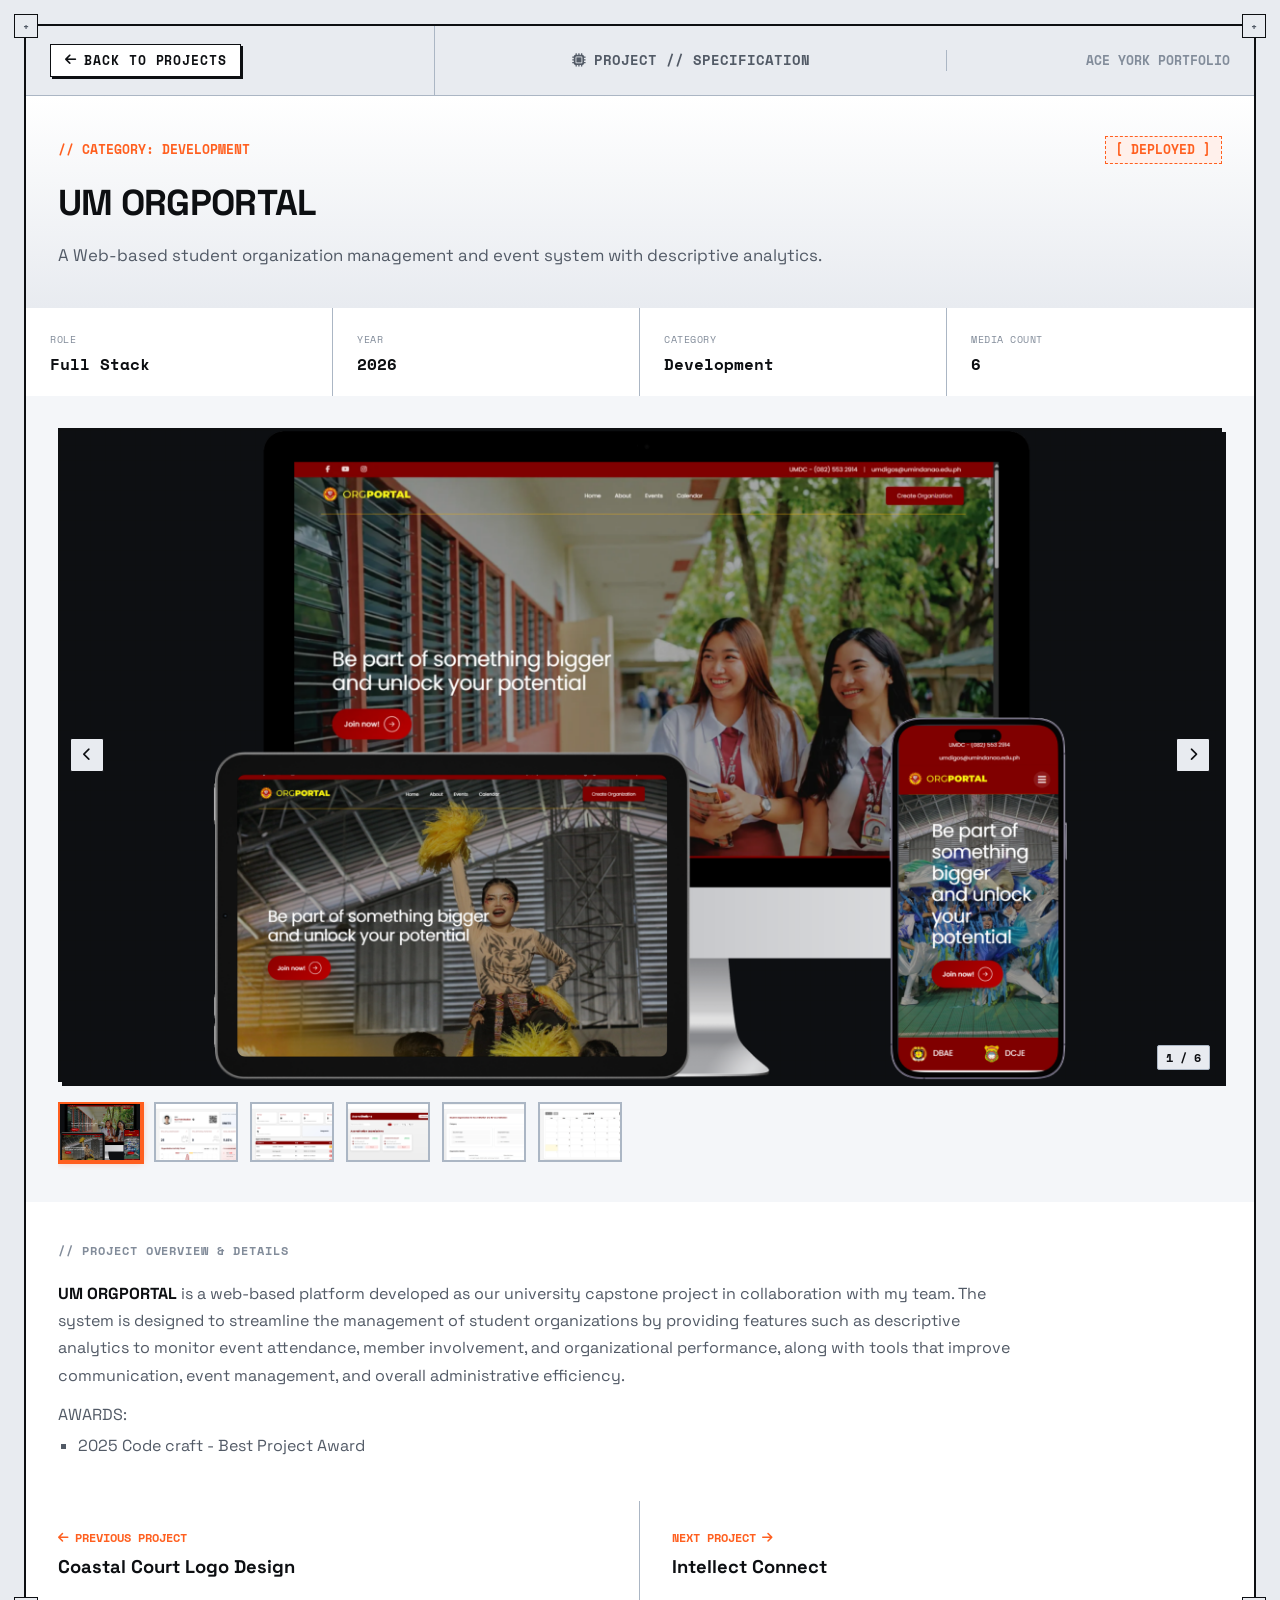
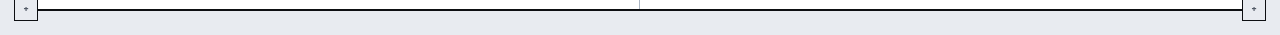
<file: project-detail.html>
<!DOCTYPE html>
<html lang="en">

<head>
    <meta charset="UTF-8">
    <meta name="viewport" content="width=device-width, initial-scale=1.0">
    <title>Project Details | Ace York Portfolio</title>
    <link rel="stylesheet" href="https://cdnjs.cloudflare.com/ajax/libs/font-awesome/6.4.0/css/all.min.css">
    <link rel="stylesheet" href="style.css">
</head>

<body>
    <div class="blueprint-frame">
        <!-- Corner structural marks -->
        <div class="bp-corner bp-corner-tl">+</div>
        <div class="bp-corner bp-corner-tr">+</div>
        <div class="bp-corner bp-corner-bl">+</div>
        <div class="bp-corner bp-corner-br">+</div>

        <!-- Top Technical Header -->
        <header class="grid-row bp-header border-b">
            <div class="grid-col-4 border-r bp-brand">
                <a href="index.html#projects" class="btn-back-link">
                    <i class="fa-solid fa-arrow-left"></i> BACK TO PROJECTS
                </a>
            </div>
            <div class="grid-col-5 border-r bp-nav-back" style="display: flex; align-items: center; justify-content: center; gap: 0.5rem; font-family: var(--font-mono); font-weight: 700; font-size: 0.85rem;">
                <i class="fa-solid fa-microchip text-accent"></i> PROJECT // SPECIFICATION
            </div>
            <div class="grid-col-3 bp-cta-nav" style="display: flex; align-items: center; justify-content: flex-end; padding-right: 1.5rem;">
                <span style="font-family: var(--font-mono); font-size: 0.8rem; font-weight: 700; color: var(--text-muted);">ACE YORK PORTFOLIO</span>
            </div>
        </header>

        <!-- Main Project Content Section -->
        <main class="project-detail-main">
            <!-- Hero Header Bar -->
            <div class="project-detail-hero border-b">
                <div class="detail-header-meta">
                    <span class="project-category" id="detailCategory">// CATEGORY</span>
                    <span class="detail-status-tag" id="detailStatus">[ STATUS ]</span>
                </div>
                <h1 class="detail-project-title" id="detailTitle">Project Title</h1>
                <p class="detail-project-desc" id="detailDescSummary">Short project summary description</p>
            </div>

            <!-- Stats & Details Grid -->
            <div class="project-detail-specs-grid border-b">
                <div class="detail-stat-card">
                    <span class="stat-lbl">ROLE</span>
                    <span class="stat-val" id="detailRole">N/A</span>
                </div>
                <div class="detail-stat-card">
                    <span class="stat-lbl">YEAR</span>
                    <span class="stat-val" id="detailYear">N/A</span>
                </div>
                <div class="detail-stat-card">
                    <span class="stat-lbl">CATEGORY</span>
                    <span class="stat-val" id="detailCategoryVal">N/A</span>
                </div>
                <div class="detail-stat-card">
                    <span class="stat-lbl">MEDIA COUNT</span>
                    <span class="stat-val" id="detailMediaCount">0</span>
                </div>
            </div>

            <!-- Media Gallery & Viewer Section -->
            <section class="project-detail-media-section border-b">
                <div class="detail-media-container">
                    <div class="project-grid-dec"></div>
                    
                    <!-- Media Elements -->
                    <img id="detailImage" src="" alt="Project Visual Showcase" style="display: none;">
                    <video id="detailVideo" src="" controls style="display: none; max-width: 100%; max-height: 100%; object-fit: contain; z-index: 2;"></video>

                    <!-- Navigation Arrows -->
                    <button id="detailPrevBtn" class="modal-nav-arrow arrow-left" aria-label="Previous image">
                        <i class="fa-solid fa-chevron-left"></i>
                    </button>
                    <button id="detailNextBtn" class="modal-nav-arrow arrow-right" aria-label="Next image">
                        <i class="fa-solid fa-chevron-right"></i>
                    </button>

                    <!-- Counter Badge -->
                    <div id="detailSlideIndicator" class="modal-slide-indicator">1 / 1</div>
                </div>

                <!-- Thumbnail Navigation Strip -->
                <div id="detailThumbnailStrip" class="detail-thumbnail-strip"></div>
            </section>

            <!-- Full Overview & Definition Section -->
            <section class="project-detail-overview border-b">
                <div class="section-label">// PROJECT OVERVIEW & DETAILS</div>
                <div class="detail-definition-content" id="detailDefinition">
                    <!-- Dynamic HTML content injected here -->
                </div>
            </section>

            <!-- Prev / Next Project Navigation Bar -->
            <footer class="project-detail-nav-footer">
                <a href="#" id="prevProjectBtn" class="prev-next-card border-r">
                    <span class="nav-direction"><i class="fa-solid fa-arrow-left"></i> PREVIOUS PROJECT</span>
                    <span class="nav-project-title" id="prevProjectTitle">Previous Project</span>
                </a>
                <a href="#" id="nextProjectBtn" class="prev-next-card">
                    <span class="nav-direction">NEXT PROJECT <i class="fa-solid fa-arrow-right"></i></span>
                    <span class="nav-project-title" id="nextProjectTitle">Next Project</span>
                </a>
            </footer>
        </main>
    </div>

    <!-- Scripts -->
    <script src="projects-data.js"></script>
    <script src="project-detail.js"></script>
</body>

</html>
</file>
<file: style.css>
@import url('https://fonts.googleapis.com/css2?family=Silkscreen:wght@400;700&family=Space+Grotesk:wght@400;500;600;700&family=Space+Mono:ital,wght@0,400;0,700;1,400;1,700&display=swap');

:root {
  --bg-main: #e8ebf0;
  --bg-card: #ffffff;
  --bg-dark: #0d0f12;
  --border-color: #abb6c4;
  --border-dark: #0d0f12;

  --accent-orange: #ff5f1f;
  --accent-orange-hover: #e04b0c;
  --accent-orange-light: #fff0eb;

  --text-primary: #0d0f12;
  --text-secondary: #525a66;
  --text-muted: #828c9a;
  --font-display: 'Silkscreen', monospace;
  --font-title: 'Space Grotesk', sans-serif;
  --font-mono: 'Space Mono', monospace;

  --transition-fast: 0.15s ease-in-out;
  --transition-normal: 0.3s cubic-bezier(0.25, 0.8, 0.25, 1);
}

html {
  scroll-behavior: smooth;
}

* {
  box-sizing: border-box;
  margin: 0;
  padding: 0;
}

body {
  background-color: var(--bg-main);
  color: var(--text-primary);
  font-family: var(--font-title);
  font-size: 16px;
  line-height: 1.5;
  overflow-x: hidden;
  padding: 1.5rem;
}

/* Selection */
::selection {
  background-color: var(--accent-orange);
  color: #ffffff;
}

/* Custom Scrollbar */
::-webkit-scrollbar {
  width: 8px;
  height: 8px;
}

::-webkit-scrollbar-track {
  background: var(--bg-main);
  border-left: 1px solid var(--border-color);
}

::-webkit-scrollbar-thumb {
  background: var(--border-color);
  border: 2px solid var(--bg-main);
}

::-webkit-scrollbar-thumb:hover {
  background: var(--accent-orange);
}

/* Typography Helpers */
h1,
h2,
h3,
h4,
h5,
h6 {
  font-weight: 700;
  letter-spacing: -0.02em;
}

p {
  color: var(--text-secondary);
}

a {
  color: inherit;
  text-decoration: none;
}

/* --- Blueprint Grid Container --- */
.blueprint-frame {
  max-width: 1320px;
  margin: 0 auto;
  border: 2px solid var(--border-dark);
  background-color: var(--bg-main);
  position: relative;
}

/* Corner Intersection Accent Markers */
.bp-corner {
  position: absolute;
  width: 24px;
  height: 24px;
  border: 1px solid var(--border-dark);
  background-color: var(--bg-main);
  display: flex;
  align-items: center;
  justify-content: center;
  font-family: var(--font-mono);
  font-size: 10px;
  font-weight: bold;
  color: var(--text-secondary);
  z-index: 10;
  user-select: none;
}

.bp-corner-tl {
  top: -12px;
  left: -12px;
}

.bp-corner-tr {
  top: -12px;
  right: -12px;
}

.bp-corner-bl {
  bottom: -12px;
  left: -12px;
}

.bp-corner-br {
  bottom: -12px;
  right: -12px;
}

/* Horizontal and Vertical Grid dividers */
.grid-row {
  display: flex;
  width: 100%;
  border-bottom: 1px solid var(--border-color);
}

.grid-row:last-child {
  border-bottom: none;
}

.grid-col-1 {
  width: 8.33%;
}

.grid-col-2 {
  width: 16.66%;
}

.grid-col-3 {
  width: 25%;
}

.grid-col-4 {
  width: 33.33%;
}

.grid-col-5 {
  width: 41.66%;
}

.grid-col-6 {
  width: 50%;
}

.grid-col-7 {
  width: 58.33%;
}

.grid-col-8 {
  width: 66.66%;
}

.grid-col-9 {
  width: 75%;
}

.grid-col-10 {
  width: 83.33%;
}

.grid-col-11 {
  width: 91.66%;
}

.grid-col-12 {
  width: 100%;
}

.border-r {
  border-right: 1px solid var(--border-color);
}

.border-dark-r {
  border-right: 2px solid var(--border-dark);
}

/* --- Header / Navigation --- */
.bp-header {
  height: 70px;
  align-items: center;
  background-color: var(--bg-main);
}

.bp-brand {
  display: flex;
  align-items: center;
  gap: 10px;
  padding: 0 1.5rem;
  height: 100%;
  font-family: var(--font-mono);
  font-weight: 700;
  letter-spacing: 0.05em;
  font-size: 1.1rem;
}

.bp-brand-dot {
  width: 10px;
  height: 10px;
  background-color: var(--accent-orange);
  display: inline-block;
  animation: blink 1.5s infinite;
}

@keyframes blink {

  0%,
  100% {
    opacity: 1;
  }

  50% {
    opacity: 0.3;
  }
}

.bp-nav-back {
  display: flex;
  align-items: center;
  gap: 6px;
  padding: 0 1.5rem;
  font-family: var(--font-mono);
  font-size: 0.85rem;
  color: var(--text-secondary);
  transition: var(--transition-fast);
}

.bp-nav-back:hover {
  color: var(--accent-orange);
}

.bp-nav {
  display: flex;
  height: 100%;
}

.bp-nav-link {
  display: flex;
  align-items: center;
  justify-content: center;
  flex: 1;
  font-family: var(--font-mono);
  font-size: 0.9rem;
  font-weight: 500;
  transition: var(--transition-fast);
  border-right: 1px solid var(--border-color);
  position: relative;
}

.bp-nav-link:last-child {
  border-right: none;
}

.bp-nav-link:hover {
  background-color: rgba(255, 95, 31, 0.05);
  color: var(--accent-orange);
}

.bp-nav-link.active::after {
  content: '';
  position: absolute;
  bottom: 0;
  left: 0;
  width: 100%;
  height: 3px;
  background-color: var(--accent-orange);
}

.bp-cta-nav {
  display: flex;
  align-items: center;
  justify-content: center;
  padding: 0 1.5rem;
  height: 100%;
}

/* Button Styling (Brutalist style) */
.btn-orange {
  display: inline-flex;
  align-items: center;
  justify-content: center;
  background-color: var(--accent-orange);
  color: #ffffff;
  font-family: var(--font-mono);
  font-size: 0.9rem;
  font-weight: 700;
  letter-spacing: 0.05em;
  padding: 0.75rem 1.5rem;
  border: 1px solid var(--border-dark);
  box-shadow: 3px 3px 0px var(--border-dark);
  cursor: pointer;
  transition: var(--transition-fast);
}

.btn-orange:hover {
  transform: translate(-1px, -1px);
  box-shadow: 4px 4px 0px var(--border-dark);
  background-color: var(--accent-orange-hover);
}

.btn-orange:active {
  transform: translate(2px, 2px);
  box-shadow: 1px 1px 0px var(--border-dark);
}

/* --- Hero Section --- */
.bp-hero {
  padding: 2.5rem 1.5rem;
  background-color: var(--bg-main);
  text-align: center;
  position: relative;
}

.hero-large-title {
  font-family: var(--font-display);
  font-size: clamp(2.2rem, 6.5vw, 6.5rem);
  text-transform: uppercase;
  color: var(--text-primary);
  line-height: 0.9;
  letter-spacing: -0.01em;
  margin: 0 auto 1.5rem auto;
  user-select: none;
  display: inline-block;
  overflow: hidden;
  white-space: nowrap;
  border-right: 4px solid var(--accent-orange);
  width: 11ch;
  animation:
    typing-title 4s steps(11, end) infinite alternate,
    blink-caret-title 0.75s step-end infinite;
}

@keyframes typing-title {
  from {
    width: 0;
  }

  to {
    width: 11ch;
  }
}

@keyframes blink-caret-title {

  from,
  to {
    border-color: transparent;
  }

  50% {
    border-color: var(--accent-orange);
  }
}

.hero-meta-row {
  display: flex;
  justify-content: space-between;
  align-items: center;
  font-family: var(--font-mono);
  font-size: 0.9rem;
  margin-top: 1rem;
  border-top: 1px solid var(--border-color);
  padding-top: 1rem;
  width: 100%;
}

.hero-tagline {
  font-weight: 700;
  letter-spacing: 0.02em;
  color: var(--accent-orange);
  text-transform: uppercase;
}

/* --- About Me / Spotlight Grid --- */
.bp-spotlight-left {
  padding: 2rem;
  display: flex;
  flex-direction: column;
  justify-content: space-between;
}

.bp-about-desc {
  font-size: 1.15rem;
  line-height: 1.7;
  color: var(--text-primary);
  margin-bottom: 2rem;
}

.bp-about-desc strong {
  font-weight: 700;
  border-bottom: 2px solid var(--accent-orange);
}

/* --- Badges Horizontal Grid Layout --- */
.bp-badges-section {
  border-top: 1px solid var(--border-color);
  padding-top: 1.5rem;
  margin-top: 1.5rem;
}

.bp-badges-grid {
  display: grid;
  grid-template-columns: repeat(6, 1fr);
  gap: 10px;
}

.bp-badge-item {
  padding: 6px;
  display: flex;
  align-items: center;
  justify-content: center;
  height: 58px;
  transition: transform var(--transition-fast), box-shadow var(--transition-fast);
}

.bp-badge-item:hover {
  transform: translate(-1.5px, -1.5px);
}

.bp-badge-item img {
  max-width: 100%;
  max-height: 100%;
  object-fit: contain;
  filter: grayscale(0.2) contrast(1.02);
  transition: filter var(--transition-fast);
}

.bp-badge-item:hover img {
  filter: grayscale(0) contrast(1.1);
}

.bp-spotlight-graphic {
  display: flex;
  align-items: center;
  justify-content: center;
  background-color: var(--bg-main);
  position: relative;
  overflow: hidden;
  padding: 2rem;
}

.blueprint-crosshair {
  position: absolute;
  color: var(--border-color);
  font-family: var(--font-mono);
  font-size: 14px;
}

.ch-tl {
  top: 15px;
  left: 15px;
}

.ch-tr {
  top: 15px;
  right: 15px;
}

.ch-bl {
  bottom: 15px;
  left: 15px;
}

.ch-br {
  bottom: 15px;
  right: 15px;
}

/* SVG Wireframe Static Graphic */
.wireframe-svg {
  width: 160px;
  height: 160px;
}

.wireframe-svg path {
  fill: none;
  stroke: var(--text-primary);
  stroke-width: 1.5;
}

/* Featured / Spotlight details */
.bp-spotlight-right {
  padding: 2rem;
  display: flex;
  flex-direction: column;
  justify-content: space-between;
}

.bp-spotlight-right-header {
  display: flex;
  align-items: center;
  gap: 10px;
  margin-bottom: 1.5rem;
}

.badge-new {
  background-color: var(--accent-orange);
  color: white;
  font-family: var(--font-mono);
  font-size: 0.7rem;
  font-weight: 700;
  padding: 2px 6px;
  text-transform: uppercase;
}

.badge-tech {
  border: 1px solid var(--border-color);
  font-family: var(--font-mono);
  font-size: 0.7rem;
  font-weight: 700;
  padding: 2px 6px;
  text-transform: uppercase;
}

/* --- Profile Spotlight Card & Image Styling --- */
.bp-profile-card {
  transition: var(--transition-normal);
}

.bp-profile-frame {
  position: relative;
  overflow: hidden;
  background-color: var(--bg-main);
  border-bottom: 1px solid var(--border-color);
}

.bp-profile-img {
  width: 160px;
  height: 160px;
  object-fit: cover;
  border: 1px solid var(--border-dark);
  padding: 5px;
  background-color: var(--bg-card);
  box-shadow: 3px 3px 0px var(--border-dark);
  filter: grayscale(1) contrast(1.1) brightness(0.95);
  transition: transform var(--transition-normal), filter var(--transition-normal);
  z-index: 1;
}

.bp-profile-card:hover .bp-profile-img {
  transform: scale(1.04);
  filter: grayscale(0) contrast(1.05) brightness(1) !important;
}

.bp-profile-scanline {
  background: linear-gradient(rgba(18, 16, 16, 0) 50%,
      rgba(0, 0, 0, 0.05) 50%),
    linear-gradient(90deg,
      rgba(255, 95, 31, 0.03),
      rgba(16, 185, 129, 0.01),
      rgba(0, 150, 255, 0.03));
  background-size: 100% 4px, 6px 100%;
}

.bp-featured-card {
  margin-bottom: 2rem;
}

.bp-featured-title {
  font-size: 1.8rem;
  font-weight: 700;
  display: flex;
  align-items: center;
  gap: 12px;
  margin-bottom: 1rem;
}

.bp-featured-title svg {
  width: 32px;
  height: 32px;
}

.bp-featured-desc {
  font-size: 0.95rem;
  color: var(--text-secondary);
  line-height: 1.6;
}

/* Tech Stats Row */
.tech-stats-grid {
  display: grid;
  grid-template-columns: repeat(4, 1fr);
  border-top: 1px solid var(--border-color);
  border-bottom: 1px solid var(--border-color);
  margin-top: 1rem;
}

.stat-box {
  padding: 1rem 0.5rem;
  border-right: 1px solid var(--border-color);
  text-align: center;
}

.stat-box:last-child {
  border-right: none;
}

.stat-val {
  font-family: var(--font-mono);
  font-size: 1.25rem;
  font-weight: 700;
  color: var(--text-primary);
}

.stat-lbl {
  font-size: 0.7rem;
  color: var(--text-muted);
  text-transform: uppercase;
  margin-top: 0.25rem;
}

.featured-explore-row {
  display: flex;
  justify-content: flex-end;
  margin-top: 1.5rem;
}

.btn-arrow {
  width: 50px;
  height: 50px;
  border: 1px solid var(--border-dark);
  background-color: var(--bg-card);
  display: flex;
  align-items: center;
  justify-content: center;
  font-size: 1.2rem;
  cursor: pointer;
  box-shadow: 2px 2px 0px var(--border-dark);
  transition: var(--transition-fast);
}

.btn-arrow:hover {
  background-color: var(--accent-orange);
  color: white;
  transform: translate(-1px, -1px);
  box-shadow: 3px 3px 0px var(--border-dark);
}

.btn-arrow:active {
  transform: translate(1px, 1px);
  box-shadow: 1px 1px 0px var(--border-dark);
}

/* --- Section Dividers / Tabs & Filters --- */
.bp-hash-anchor {
  display: block;
  position: relative;
  top: -20px;
  visibility: hidden;
  height: 0;
  scroll-margin-top: 20px;
}

.bp-filters-row {
  background-color: var(--bg-main);
  align-items: center;
  min-height: 60px;
  scroll-margin-top: 20px;
}

.bp-filters {
  display: flex;
  height: 100%;
}

.filter-tab {
  border: none;
  background: none;
  font-family: var(--font-mono);
  font-size: 0.85rem;
  font-weight: 600;
  padding: 0 1.5rem;
  cursor: pointer;
  border-right: 1px solid var(--border-color);
  height: 60px;
  display: inline-flex;
  align-items: center;
  transition: var(--transition-fast);
  color: var(--text-secondary);
}

.filter-tab:hover {
  background-color: rgba(255, 95, 31, 0.05);
  color: var(--accent-orange);
}

.filter-tab.active {
  background-color: var(--bg-dark);
  color: #ffffff;
  border-right: 1px solid var(--bg-dark);
}

.bp-search-container {
  display: flex;
  align-items: center;
  padding: 0 1.5rem;
  height: 100%;
  width: 100%;
}

.bp-search-icon {
  margin-right: 10px;
  color: var(--text-secondary);
  font-size: 0.9rem;
}

.bp-search-input {
  border: none;
  background: transparent;
  width: 100%;
  font-family: var(--font-mono);
  font-size: 0.9rem;
  color: var(--text-primary);
  outline: none;
}

.bp-search-input::placeholder {
  color: var(--text-muted);
}

/* Section Title Headers */
.bp-section-banner {
  padding: 1rem 1.5rem;
  background-color: var(--bg-dark);
  color: #ffffff;
  font-family: var(--font-mono);
  font-size: 0.9rem;
  letter-spacing: 0.05em;
  text-transform: uppercase;
  display: flex;
  justify-content: space-between;
  align-items: center;
}

.bp-section-banner-title {
  display: flex;
  align-items: center;
  gap: 10px;
}

.bp-section-banner-title::before {
  content: '';
  display: inline-block;
  width: 8px;
  height: 8px;
  background-color: var(--accent-orange);
}

/* --- Skills Section Layout --- */
.bp-skills-container {
  padding: 2.5rem 1.5rem;
  background-color: var(--bg-main);
}

.skills-grid {
  display: grid;
  grid-template-columns: repeat(4, 1fr);
  gap: 1.5rem;
}

.skill-card {
  background: var(--bg-card);
  border: 1px solid var(--border-dark);
  padding: 1.5rem;
  box-shadow: 4px 4px 0px var(--border-dark);
  transition: var(--transition-normal);
  display: flex;
  flex-direction: column;
  justify-content: space-between;
  height: 180px;
  position: relative;
}

.skill-card:hover {
  transform: translate(-3px, -3px);
  box-shadow: 7px 7px 0px var(--accent-orange);
}

.skill-card-top {
  display: flex;
  justify-content: space-between;
  align-items: flex-start;
}

.skill-icon {
  font-size: 2rem;
  color: var(--text-primary);
}

.skill-card:hover .skill-icon {
  color: var(--accent-orange);
}

.skill-percent {
  font-family: var(--font-mono);
  font-size: 0.85rem;
  color: var(--text-secondary);
  background-color: var(--bg-main);
  padding: 2px 6px;
  border: 1px solid var(--border-color);
}

.skill-card-bottom {
  margin-top: auto;
}

.skill-name {
  font-family: var(--font-title);
  font-size: 1.25rem;
  font-weight: 700;
  margin-bottom: 0.5rem;
}

.skill-bar-bg {
  height: 6px;
  background-color: var(--bg-main);
  border: 1px solid var(--border-color);
  width: 100%;
  position: relative;
}

.skill-bar-fill {
  height: 100%;
  background-color: var(--text-primary);
  width: 0%;
  /* Populated by javascript or written statically inline */
  transition: width 1s ease-out;
}

.skill-card:hover .skill-bar-fill {
  background-color: var(--accent-orange);
}

/* --- Services Section Layout --- */
.bp-services-container {
  display: grid;
  grid-template-columns: repeat(3, 1fr);
  width: 100%;
}

.service-block {
  padding: 3rem 2rem;
  display: flex;
  flex-direction: column;
  justify-content: space-between;
  min-height: 320px;
}

.service-num {
  font-family: var(--font-display);
  font-size: 1.5rem;
  color: var(--text-muted);
  margin-bottom: 1.5rem;
}

.service-content h3 {
  font-size: 1.6rem;
  font-weight: 700;
  margin-bottom: 1rem;
}

.service-content p {
  font-size: 0.95rem;
  line-height: 1.6;
}

.service-tech-tags {
  display: flex;
  flex-wrap: wrap;
  gap: 8px;
  margin-top: 1.5rem;
}

.service-tag {
  font-family: var(--font-mono);
  font-size: 0.75rem;
  background-color: rgba(13, 15, 18, 0.04);
  padding: 3px 8px;
  border: 1px solid var(--border-color);
  border-radius: 2px;
}

/* --- Projects Cards Layout --- */
.bp-projects-container {
  display: grid;
  grid-template-columns: repeat(3, 1fr);
  width: 100%;
}

.project-card {
  display: flex;
  flex-direction: column;
  justify-content: space-between;
  min-height: 480px;
  background-color: var(--bg-card);
  transition: var(--transition-normal);
}

.project-card:hover {
  background-color: #fafbfc;
}

.project-card-header {
  padding: 1.25rem 1.5rem;
  display: flex;
  justify-content: space-between;
  align-items: center;
  border-bottom: 1px solid var(--border-color);
}

.project-category {
  font-family: var(--font-mono);
  font-size: 0.8rem;
  font-weight: 700;
  color: var(--accent-orange);
  text-transform: uppercase;
}

.project-visual {
  height: 220px;
  background-color: var(--bg-main);
  border-bottom: 1px solid var(--border-color);
  display: flex;
  align-items: center;
  justify-content: center;
  position: relative;
  overflow: hidden;
  padding: 1rem;
}

.project-visual img {
  max-width: 80%;
  max-height: 80%;
  object-fit: contain;
  transition: transform var(--transition-normal);
  filter: drop-shadow(4px 4px 0px rgba(0, 0, 0, 0.1));
}

.project-card:hover .project-visual img {
  transform: scale(1.06) rotate(1deg);
}

.project-grid-dec {
  position: absolute;
  top: 0;
  left: 0;
  width: 100%;
  height: 100%;
  background-image:
    linear-gradient(to right, rgba(0, 0, 0, 0.03) 1px, transparent 1px),
    linear-gradient(to bottom, rgba(0, 0, 0, 0.03) 1px, transparent 1px);
  background-size: 15px 15px;
  pointer-events: none;
}

.project-details {
  padding: 1.5rem;
  flex-grow: 1;
  display: flex;
  flex-direction: column;
  justify-content: space-between;
}

.project-title-row {
  margin-bottom: 1rem;
}

.project-title {
  font-size: 1.4rem;
  font-weight: 700;
  color: var(--text-primary);
  margin-bottom: 0.5rem;
}

.project-desc {
  font-size: 0.88rem;
  line-height: 1.5;
  color: var(--text-secondary);
}

.project-stats-grid {
  display: grid;
  grid-template-columns: repeat(2, 1fr);
  border-top: 1px solid var(--border-color);
}

.project-stat-box {
  padding: 1rem;
  border-right: 1px solid var(--border-color);
  border-bottom: 1px solid var(--border-color);
  display: flex;
  flex-direction: column;
  justify-content: center;
}

.project-stat-box:nth-child(even) {
  border-right: none;
}

.project-stat-arrow {
  grid-column: span 2;
  border-right: none;
  border-bottom: none;
  padding: 0.75rem;
  display: flex;
  align-items: center;
  justify-content: center;
}

.btn-project-link {
  width: 100%;
  height: 44px;
  background-color: var(--bg-card);
  border: 1px solid var(--border-dark);
  font-family: var(--font-mono);
  font-size: 0.85rem;
  font-weight: 700;
  display: flex;
  align-items: center;
  justify-content: center;
  gap: 8px;
  cursor: pointer;
  box-shadow: 2px 2px 0px var(--border-dark);
  transition: var(--transition-fast);
}

.btn-project-link:hover {
  background-color: var(--accent-orange);
  color: white;
  transform: translate(-1px, -1px);
  box-shadow: 3px 3px 0px var(--border-dark);
}

.btn-project-link:active {
  transform: translate(1px, 1px);
  box-shadow: 1px 1px 0px var(--border-dark);
}

/* --- Call To Action Section --- */
.bp-cta-row {
  align-items: stretch;
}

.bp-cta-left {
  padding: 3rem 2rem;
  display: flex;
  flex-direction: column;
  justify-content: center;
}

.bp-cta-left .sub {
  font-family: var(--font-mono);
  font-size: 0.9rem;
  color: var(--accent-orange);
  font-weight: 700;
  margin-bottom: 0.5rem;
}

.bp-cta-left h2 {
  font-size: 2.2rem;
  line-height: 1.2;
}

.bp-cta-mid {
  display: flex;
  align-items: center;
  justify-content: center;
  background-color: var(--bg-main);
  padding: 2rem;
}

.cta-arrow-svg {
  width: 100px;
  height: 60px;
  stroke: var(--text-primary);
  stroke-width: 2;
  fill: none;
  animation: pulse-arrow 2s infinite ease-in-out;
}

@keyframes pulse-arrow {

  0%,
  100% {
    transform: translateX(0);
  }

  50% {
    transform: translateX(10px);
  }
}

.bp-cta-right {
  padding: 3rem 2rem;
  display: flex;
  flex-direction: column;
  justify-content: center;
  gap: 1rem;
}

.btn-cta-large {
  display: flex;
  align-items: center;
  justify-content: center;
  width: 100%;
  padding: 1.2rem;
  font-family: var(--font-mono);
  font-size: 1rem;
  font-weight: 700;
  text-transform: uppercase;
  letter-spacing: 0.05em;
  border: 2px solid var(--border-dark);
  cursor: pointer;
  transition: var(--transition-fast);
}

.btn-cta-orange {
  background-color: var(--accent-orange);
  color: white;
  box-shadow: 4px 4px 0px var(--border-dark);
}

.btn-cta-orange:hover {
  background-color: var(--accent-orange-hover);
  transform: translate(-2px, -2px);
  box-shadow: 6px 6px 0px var(--border-dark);
}

.btn-cta-orange:active {
  transform: translate(2px, 2px);
  box-shadow: 2px 2px 0px var(--border-dark);
}

.btn-cta-outline {
  background-color: transparent;
  color: var(--text-primary);
  box-shadow: 4px 4px 0px var(--border-dark);
}

.btn-cta-outline:hover {
  background-color: rgba(13, 15, 18, 0.05);
  transform: translate(-2px, -2px);
  box-shadow: 6px 6px 0px var(--border-dark);
}

.btn-cta-outline:active {
  transform: translate(2px, 2px);
  box-shadow: 2px 2px 0px var(--border-dark);
}

/* --- Footer --- */
.bp-footer {
  padding: 1.5rem;
  background-color: var(--bg-dark);
  color: #ffffff;
  font-family: var(--font-mono);
  font-size: 0.8rem;
  display: flex;
  justify-content: space-between;
  align-items: center;
}

.bp-footer-left {
  display: flex;
  align-items: center;
  gap: 15px;
  color: var(--text-muted);
}

.bp-footer-right {
  display: flex;
  gap: 20px;
}

.bp-footer-link {
  color: var(--text-muted);
  transition: var(--transition-fast);
}

.bp-footer-link:hover {
  color: var(--accent-orange);
}

/* ==========================================================================
   RESPONSIVE LAYOUT MEDIA QUERIES
   ========================================================================== */

/* Tablet Screens (under 1024px) */
@media (max-width: 1024px) {
  body {
    padding: 1rem;
  }

  .grid-row {
    flex-wrap: wrap;
  }

  /* Navigation wraps */
  .bp-header {
    height: auto;
  }

  .bp-header .grid-col-3,
  .bp-header .grid-col-2,
  .bp-header .grid-col-5 {
    width: 50%;
    border-bottom: 1px solid var(--border-color);
  }

  .bp-header .grid-col-3 {
    border-right: 1px solid var(--border-color);
  }

  .bp-header .grid-col-2 {
    border-right: none;
  }

  .bp-header .grid-col-5 {
    width: 100%;
    height: 50px;
    border-right: none;
  }

  /* Spotlight row maps differently */
  .bp-spotlight .grid-col-6 {
    width: 100%;
    border-right: none;
    border-bottom: 1px solid var(--border-color);
  }

  .bp-spotlight .grid-col-6:last-child {
    border-bottom: none;
  }

  /* Skills grid wraps to 2 columns */
  .skills-grid {
    grid-template-columns: repeat(2, 1fr);
  }

  /* Services & Projects stack to 2 columns or stack full */
  .bp-services-container {
    grid-template-columns: 1fr;
  }

  .service-block {
    border-right: none !important;
    border-bottom: 1px solid var(--border-color);
    padding: 2.5rem 1.5rem;
    min-height: auto;
  }

  .service-block:last-child {
    border-bottom: none;
  }

  .bp-projects-container {
    grid-template-columns: repeat(2, 1fr);
  }

  .project-card {
    border-right: 1px solid var(--border-color) !important;
    border-bottom: 1px solid var(--border-color);
  }

  .project-card:nth-child(even) {
    border-right: none !important;
  }

  .project-card:last-child {
    border-bottom: none;
  }

  /* CTA Row stacks */
  .bp-cta-row .grid-col-5,
  .bp-cta-row .grid-col-3,
  .bp-cta-row .grid-col-4 {
    width: 100%;
    border-right: none;
    border-bottom: 1px solid var(--border-color);
  }

  .bp-cta-row .grid-col-4:last-child {
    border-bottom: none;
  }

  .bp-cta-mid {
    padding: 1.5rem;
  }

  .cta-arrow-svg {
    transform: rotate(90deg);
    animation: pulse-arrow-vertical 2s infinite ease-in-out;
  }
}

@keyframes pulse-arrow-vertical {

  0%,
  100% {
    transform: translateY(0) rotate(90deg);
  }

  50% {
    transform: translateY(10px) rotate(90deg);
  }
}

/* Mobile Screens (under 768px) */
@media (max-width: 768px) {
  body {
    padding: 0.5rem;
  }

  /* Logo and burger line wrapper */
  .bp-header .grid-col-3,
  .bp-header .grid-col-2 {
    width: 100%;
    border-right: none;
  }

  .bp-nav {
    flex-direction: column;
    width: 100%;
  }

  .bp-nav-link {
    border-right: none;
    border-bottom: 1px solid var(--border-color);
    padding: 0.75rem;
    height: auto;
  }

  .hero-meta-row {
    flex-direction: column;
    gap: 0.5rem;
    text-align: center;
  }

  .bp-badges-grid {
    grid-template-columns: repeat(3, 1fr);
  }

  /* Skills grid wraps to 1 column */
  .skills-grid {
    grid-template-columns: 1fr;
  }

  /* Projects grid stacks completely */
  .bp-projects-container {
    grid-template-columns: 1fr;
  }

  .project-card {
    border-right: none !important;
    border-bottom: 1px solid var(--border-color);
  }

  .project-card:last-child {
    border-bottom: none;
  }

  /* Footer layout stacks */
  .bp-footer {
    flex-direction: column;
    gap: 1rem;
    text-align: center;
  }
}

/* --- Blueprint Modal Popups --- */
.bp-modal {
  position: fixed;
  top: 0;
  left: 0;
  width: 100%;
  height: 100%;
  z-index: 1000;
  background-color: rgba(13, 15, 18, 0.6);
  backdrop-filter: blur(4px);
  display: flex;
  align-items: center;
  justify-content: center;
  padding: 1.5rem;
  opacity: 0;
  pointer-events: none;
  transition: opacity 0.25s ease-in-out;
}

.bp-modal.active {
  opacity: 1;
  pointer-events: auto;
}

.bp-modal-content {
  background-color: var(--bg-main);
  border: 2px solid var(--border-dark);
  box-shadow: 6px 6px 0px var(--border-dark);
  width: 100%;
  max-width: 820px;
  position: relative;
  transform: scale(0.95);
  transition: transform 0.25s cubic-bezier(0.175, 0.885, 0.32, 1.275);
}

.bp-modal.active .bp-modal-content {
  transform: scale(1);
}

.bp-modal-header {
  display: flex;
  justify-content: space-between;
  align-items: center;
  padding: 1rem 1.5rem;
  border-bottom: 1px solid var(--border-color);
  background-color: var(--bg-card);
}

.bp-modal-category {
  font-family: var(--font-mono);
  font-size: 0.85rem;
  font-weight: 700;
  color: var(--accent-orange);
  text-transform: uppercase;
}

.bp-modal-close {
  background: none;
  border: none;
  font-size: 1.8rem;
  font-weight: 700;
  cursor: pointer;
  color: var(--text-primary);
  line-height: 1;
  transition: color var(--transition-fast);
}

.bp-modal-close:hover {
  color: var(--accent-orange);
}

.bp-modal-body {
  padding: 1.5rem;
  display: grid;
  grid-template-columns: 1.2fr 1fr;
  gap: 1.5rem;
}

@media (max-width: 768px) {
  .bp-modal-body {
    grid-template-columns: 1fr;
    max-height: 70vh;
    overflow-y: auto;
  }
}

.bp-modal-visual {
  border: 1px solid var(--border-color);
  background-color: var(--bg-card);
  display: flex;
  align-items: center;
  justify-content: center;
  padding: 1rem;
  height: 280px;
  position: relative;
  overflow: hidden;
}

.bp-modal-visual img {
  max-width: 100%;
  max-height: 100%;
  object-fit: contain;
  filter: drop-shadow(4px 4px 0px rgba(0, 0, 0, 0.08));
}

.bp-modal-details {
  display: flex;
  flex-direction: column;
  justify-content: space-between;
}

.bp-modal-title {
  font-size: 1.8rem;
  font-weight: 700;
  margin-bottom: 0.75rem;
  color: var(--text-primary);
}

.bp-modal-desc {
  font-size: 0.95rem;
  line-height: 1.6;
  color: var(--text-secondary);
}

/* --- Modal Screenshot Carousel --- */
.modal-nav-arrow {
  position: absolute;
  top: 50%;
  transform: translateY(-50%);
  background-color: var(--bg-main);
  border: 1px solid var(--border-dark);
  box-shadow: 2px 2px 0px var(--border-dark);
  color: var(--text-primary);
  width: 34px;
  height: 34px;
  display: flex;
  align-items: center;
  justify-content: center;
  cursor: pointer;
  z-index: 10;
  border-radius: 2px;
  transition: transform var(--transition-fast), box-shadow var(--transition-fast), background-color var(--transition-fast);
}

.modal-nav-arrow:hover {
  background-color: var(--accent-orange);
  color: white;
  transform: translateY(-50%) translate(-1.5px, -1.5px);
  box-shadow: 3.5px 3.5px 0px var(--border-dark);
}

.modal-nav-arrow:active {
  transform: translateY(-50%) translate(0, 0);
  box-shadow: 1px 1px 0px var(--border-dark);
}

.arrow-left {
  left: 10px;
}

.arrow-right {
  right: 10px;
}

.modal-slide-indicator {
  position: absolute;
  bottom: 10px;
  right: 10px;
  background-color: var(--bg-main);
  border: 1px solid var(--border-color);
  padding: 3px 8px;
  font-family: var(--font-mono);
  font-size: 0.72rem;
  font-weight: 700;
  z-index: 10;
  border-radius: 2px;
}

/* --- Project & Modal Video Styles --- */
.project-visual video,
.bp-modal-visual video {
  max-width: 100%;
  max-height: 100%;
  object-fit: contain;
  z-index: 1;
  border-radius: 2px;
  background-color: var(--bg-dark);
}

/* --- Project Detail Page Styles --- */
.btn-back-link {
  display: inline-flex;
  align-items: center;
  gap: 0.5rem;
  font-family: var(--font-mono);
  font-size: 0.8rem;
  font-weight: 700;
  color: var(--text-primary);
  background-color: var(--bg-card);
  padding: 0.4rem 0.85rem;
  border: 1px solid var(--border-dark);
  box-shadow: 2px 2px 0px var(--border-dark);
  transition: transform var(--transition-fast), box-shadow var(--transition-fast), background-color var(--transition-fast);
}

.btn-back-link:hover {
  background-color: var(--accent-orange);
  color: #ffffff;
  transform: translate(-1.5px, -1.5px);
  box-shadow: 3.5px 3.5px 0px var(--border-dark);
}

.project-detail-main {
  background-color: var(--bg-main);
}

.project-detail-hero {
  padding: 2.5rem 2rem;
  background: linear-gradient(180deg, #ffffff 0%, var(--bg-main) 100%);
}

.detail-header-meta {
  display: flex;
  align-items: center;
  justify-content: space-between;
  margin-bottom: 0.75rem;
}

.detail-status-tag {
  font-family: var(--font-mono);
  font-size: 0.8rem;
  font-weight: 700;
  color: var(--accent-orange);
  background-color: var(--accent-orange-light);
  padding: 0.2rem 0.6rem;
  border: 1px dashed var(--accent-orange);
}

.detail-project-title {
  font-size: 2.25rem;
  font-family: var(--font-title);
  font-weight: 700;
  color: var(--text-primary);
  letter-spacing: -0.02em;
  margin-bottom: 0.75rem;
}

.detail-project-desc {
  font-size: 1.05rem;
  color: var(--text-secondary);
  max-width: 900px;
  line-height: 1.6;
}

.project-detail-specs-grid {
  display: grid;
  grid-template-columns: repeat(4, 1fr);
  background-color: var(--bg-card);
}

.detail-stat-card {
  padding: 1.25rem 1.5rem;
  border-right: 1px solid var(--border-color);
  display: flex;
  flex-direction: column;
  gap: 0.25rem;
}

.detail-stat-card:last-child {
  border-right: none;
}

.detail-stat-card .stat-lbl {
  font-size: 0.65rem;
  font-family: var(--font-mono);
  color: var(--text-muted);
  letter-spacing: 0.05em;
}

.detail-stat-card .stat-val {
  font-family: var(--font-mono);
  font-size: 1rem;
  font-weight: 700;
  color: var(--text-primary);
}

.project-detail-media-section {
  padding: 2rem;
  background-color: #f4f6f9;
}

.detail-media-container {
  position: relative;
  width: 100%;
  min-height: 480px;
  max-height: 680px;
  background-color: var(--bg-dark);
  border: 2px solid var(--border-dark);
  display: flex;
  align-items: center;
  justify-content: center;
  overflow: hidden;
  box-shadow: 4px 4px 0px var(--border-dark);
}

.detail-media-container img {
  max-width: 100%;
  max-height: 650px;
  object-fit: contain;
  z-index: 2;
}

.detail-thumbnail-strip {
  display: flex;
  gap: 0.75rem;
  margin-top: 1.25rem;
  overflow-x: auto;
  padding-bottom: 0.5rem;
  scrollbar-width: thin;
}

.thumbnail-item {
  width: 84px;
  height: 60px;
  min-width: 84px;
  border: 2px solid var(--border-color);
  background-color: var(--bg-dark);
  cursor: pointer;
  overflow: hidden;
  position: relative;
  display: flex;
  align-items: center;
  justify-content: center;
  transition: border-color var(--transition-fast), transform var(--transition-fast);
}

.thumbnail-item img {
  width: 100%;
  height: 100%;
  object-fit: cover;
}

.thumbnail-item:hover {
  border-color: var(--accent-orange);
  transform: translateY(-2px);
}

.thumbnail-item.active {
  border-color: var(--accent-orange);
  outline: 2px solid var(--accent-orange);
  box-shadow: 0 0 8px rgba(255, 95, 31, 0.4);
}

.thumbnail-video-icon {
  font-size: 1.25rem;
  color: #ffffff;
}

.project-detail-overview {
  padding: 2.5rem 2rem;
  background-color: var(--bg-card);
}

.section-label {
  font-family: var(--font-mono);
  font-size: 0.75rem;
  font-weight: 700;
  color: var(--text-muted);
  letter-spacing: 0.08em;
  margin-bottom: 1.25rem;
}

.detail-definition-content {
  font-size: 1rem;
  line-height: 1.7;
  color: var(--text-secondary);
  max-width: 960px;
}

.detail-definition-content strong {
  color: var(--text-primary);
}

.detail-definition-content ul {
  margin-left: 1.5rem;
  margin-top: 0.5rem;
  line-height: 1.8;
}

.project-detail-nav-footer {
  display: grid;
  grid-template-columns: 1fr 1fr;
  background-color: var(--bg-main);
}

.prev-next-card {
  padding: 1.75rem 2rem;
  display: flex;
  flex-direction: column;
  gap: 0.4rem;
  background-color: var(--bg-card);
  transition: background-color var(--transition-fast);
}

.prev-next-card:hover {
  background-color: var(--accent-orange-light);
}

.prev-next-card .nav-direction {
  font-family: var(--font-mono);
  font-size: 0.75rem;
  font-weight: 700;
  color: var(--accent-orange);
  display: flex;
  align-items: center;
  gap: 0.4rem;
}

.prev-next-card .nav-project-title {
  font-family: var(--font-title);
  font-size: 1.15rem;
  font-weight: 700;
  color: var(--text-primary);
}

@media (max-width: 768px) {
  .project-detail-specs-grid {
    grid-template-columns: repeat(2, 1fr);
  }
  .detail-stat-card:nth-child(2) {
    border-right: none;
  }
  .detail-project-title {
    font-size: 1.75rem;
  }
  .project-detail-nav-footer {
    grid-template-columns: 1fr;
  }
  .prev-next-card.border-r {
    border-right: none;
    border-bottom: 1px solid var(--border-color);
  }
  .detail-media-container {
    min-height: 320px;
  }
}
</file>
